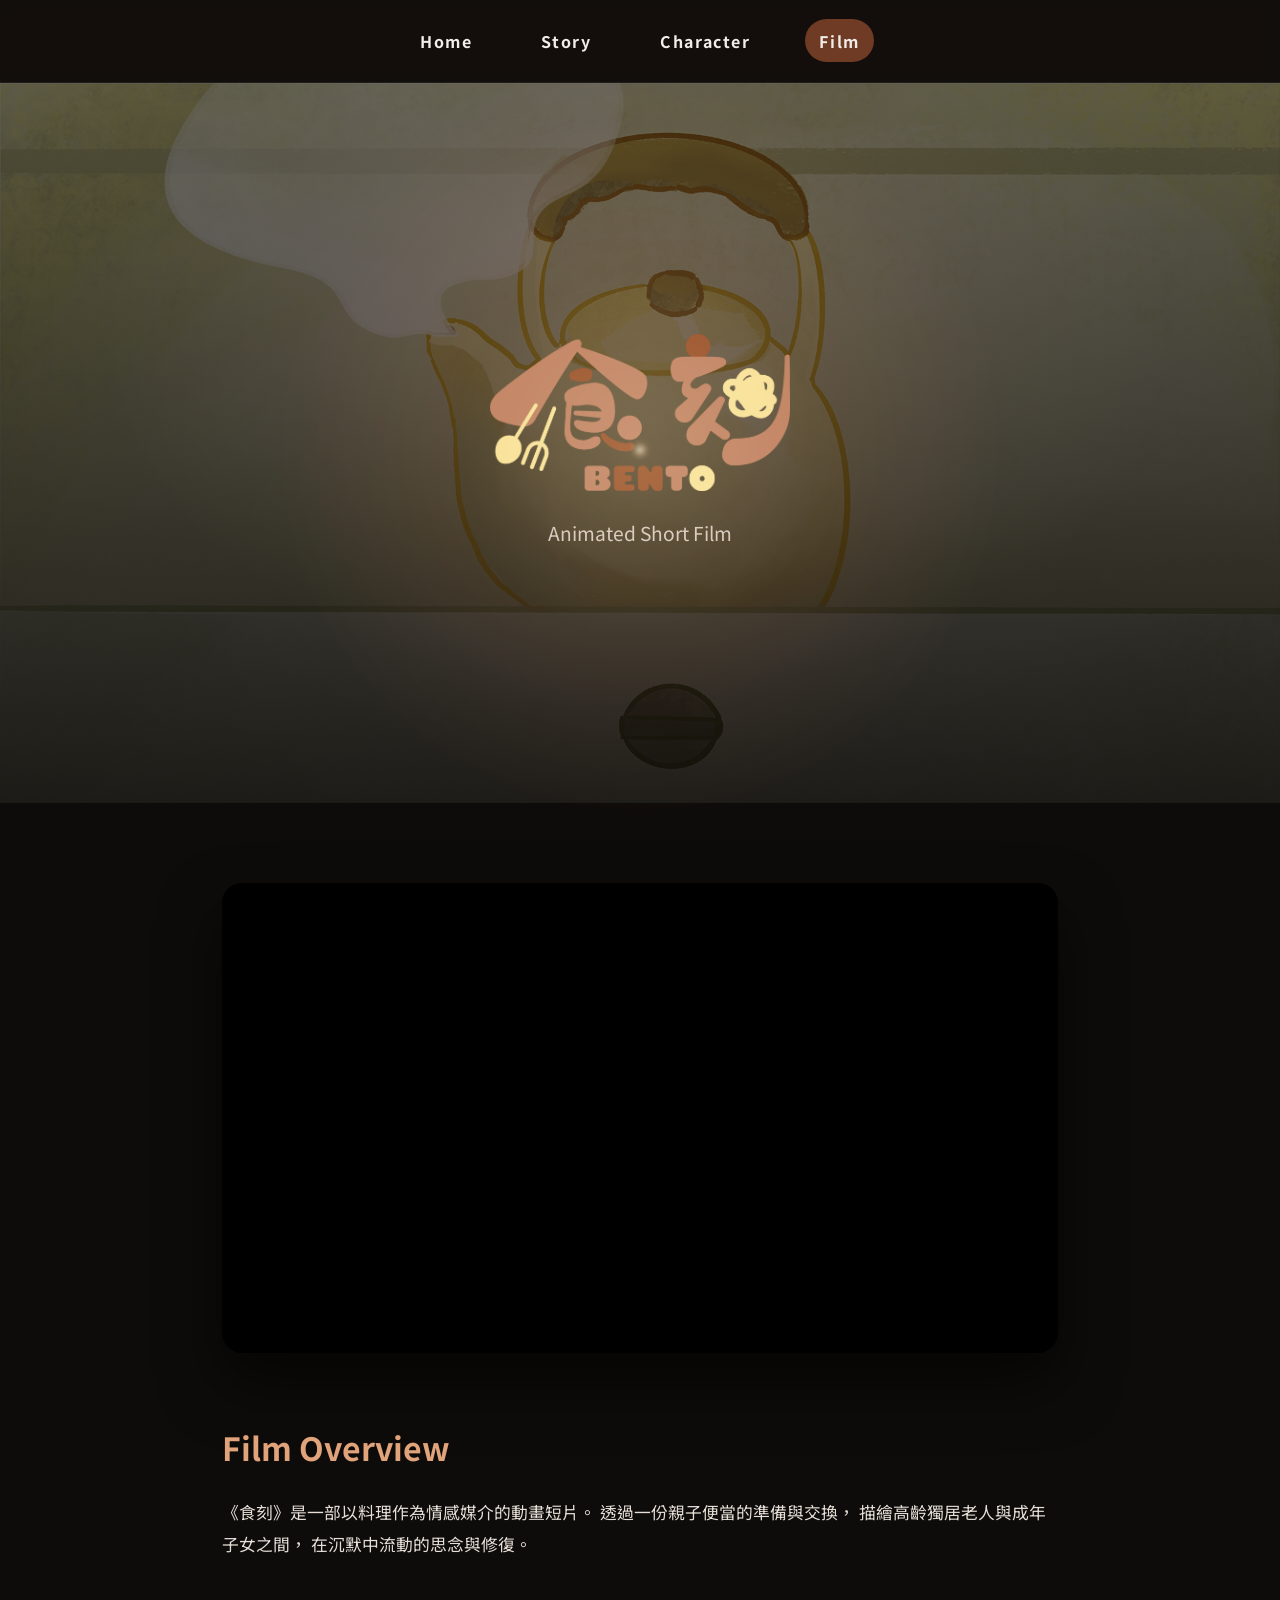
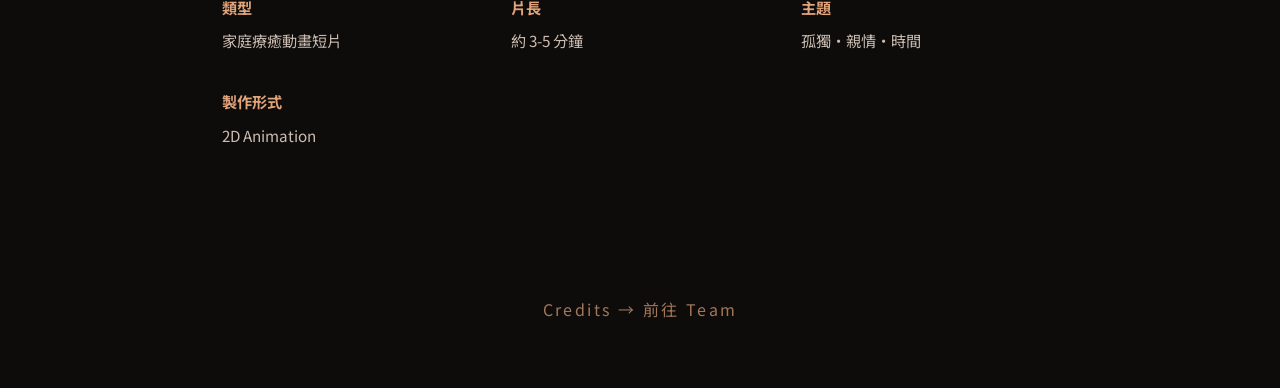
<file: film.html>
<!DOCTYPE html>
<html lang="zh-Hant">
<head>
  <meta charset="UTF-8" />
  <meta name="viewport" content="width=device-width, initial-scale=1.0"/>
  <title>食刻｜Film</title>
  <link rel="icon" type="image/png" href="images/便當.png">

  <link rel="preconnect" href="https://fonts.googleapis.com">
  <link rel="preconnect" href="https://fonts.gstatic.com" crossorigin>
  <link href="https://fonts.googleapis.com/css2?family=Noto+Sans+TC:wght@300;400;700&display=swap" rel="stylesheet">

  
  <style>
    :root{
      --bg:#0e0c0a;
      --text:#f2ede8;
      --accent:#e0a37a;
      --accent2:#6f3b25;
    }

    * { box-sizing: border-box; margin: 0; padding: 0; }

    body {
      font-family: 'Noto Sans TC', sans-serif;
      background: var(--bg);
      color: var(--text);
      line-height: 1.9;
      cursor: none;
      overflow-x: hidden;
    }

    img { width: 100%; display: block; }

    /* 導覽列 */
    .nav {
      position: sticky;
      top: 0;
      z-index: 100;
      display: flex;
      justify-content: center;
      gap: 2.5rem;
      padding: 1.2rem 0;
      background: rgba(20, 16, 13, 0.85);
      backdrop-filter: blur(6px);
      border-bottom: 1px solid rgba(255,255,255,0.06);
    }

    .nav a {
      color: var(--text);
      font-weight: 700;
      letter-spacing: 0.1em;
      padding: 0.4rem 0.9rem;
      border-radius: 999px;
      transition: 0.3s;
      text-decoration: none;
      position: relative;
    }

    .nav a:hover,
    .nav a.active { background-color: var(--accent2); }

    .nav a:hover{
      animation: navFlicker 0.9s infinite;
    }
    @keyframes navFlicker{
      0%{ filter: brightness(1); }
      25%{ filter: brightness(1.08); }
      55%{ filter: brightness(0.98); }
      100%{ filter: brightness(1.06); }
    }

    /* Hero */
    .film-hero {
      min-height: 80vh;
      display: flex;
      align-items: center;
      justify-content: center;
      text-align: center;
      background:
        linear-gradient(rgba(14,12,10,0.58), rgba(14,12,10,0.92)),
        url("images/photo7.PNG") center / cover no-repeat;
      padding: 4rem 2rem;
      position: relative;
      overflow: hidden;
    }

    .film-hero::after{
      content:"";
      position:absolute;
      inset:0;
      background: radial-gradient(900px 600px at 50% 35%, rgba(255,190,120,0.10), transparent 60%);
      animation: breathe 6.8s ease-in-out infinite;
      pointer-events:none;
    }
    @keyframes breathe{
      0%,100%{ opacity: .8; }
      50%{ opacity: 1; }
    }

    .film-hero h1 {
      font-size: 3.2rem;
      letter-spacing: 0.25em;
      margin-bottom: 1.5rem;
    }

    .film-hero p {
      font-size: 1.2rem;
      color: #d6c7bb;
    }

    .film-hero > div{
      position: relative;
      z-index: 2;
    }

    /* 內容區 */
    .film-section {
      max-width: 900px;
      margin: auto;
      padding: 5rem 2rem;
      display: flex;
      flex-direction: column;
      gap: 4rem;
    }

    /* 影片框修正：對應 iframe 並填滿容器 */
    .film-frame {
      position: relative;
      background: #000;
      aspect-ratio: 16 / 9;
      border-radius: 20px;
      overflow: hidden;
      box-shadow: 0 30px 60px rgba(0,0,0,0.6);
      transform: translateZ(0);
    }

    .film-frame iframe {
      width: 100%;
      height: 100%;
      border: none;
      display: block;
    }

    .film-frame::after{
      content:"";
      position:absolute;
      inset:-30%;
      background: radial-gradient(circle at 30% 30%, rgba(255,210,140,0.18), transparent 60%);
      filter: blur(14px);
      opacity: 0;
      transition: opacity .25s ease;
      pointer-events:none;
      mix-blend-mode: screen;
    }
    .film-frame:hover::after{
      opacity: 1;
      animation: flicker 0.95s infinite;
    }
    @keyframes flicker{
      0%{ transform: translate(0,0) scale(1); opacity:.55; }
      25%{ transform: translate(8px,-5px) scale(1.02); opacity:.40; }
      55%{ transform: translate(-6px,4px) scale(1.01); opacity:.62; }
      100%{ transform: translate(3px,7px) scale(1.03); opacity:.45; }
    }

    /* 資訊文字 */
    .film-info h2 {
      font-size: 2rem;
      color: var(--accent);
      margin-bottom: 1.2rem;
    }

    .film-info p { font-size: 1.05rem; color: #e6ded7; }

    .film-meta {
      display: grid;
      grid-template-columns: repeat(auto-fit, minmax(200px, 1fr));
      gap: 2rem;
      margin-top: 2rem;
      font-size: 0.95rem;
      color: #cbbdb3;
    }

    .film-meta span {
      display: block;
      font-weight: 700;
      color: var(--accent);
      margin-bottom: 0.3rem;
    }

    .fade-up {
      opacity: 0;
      transform: translateY(40px);
      transition: opacity 1.1s ease, transform 1.1s ease;
    }

    .fade-up.show {
      opacity: 1;
      transform: translateY(0);
    }

    #light{
      position: fixed;
      left:0; top:0;
      width: 720px;
      height: 720px;
      border-radius: 50%;
      transform: translate(-50%, -50%);
      pointer-events: none;
      z-index: 200;
      background: radial-gradient(circle, rgba(255,206,145,0.22), rgba(255,140,60,0.08) 35%, rgba(0,0,0,0) 72%);
      mix-blend-mode: screen;
      opacity: .95;
      filter: blur(2px);
    }
    #light::after{
      content:"";
      position:absolute;
      left:50%; top:50%;
      width: 18px; height: 18px;
      transform: translate(-50%, -50%);
      border-radius: 50%;
      background: radial-gradient(circle, rgba(255,255,255,0.85), rgba(255,190,120,0.35), transparent 70%);
    }

    @media (max-width: 768px) {
      body{ cursor:auto; }
      #light{ display:none; }
      .film-hero h1 { font-size: 2.2rem; }
    }

    @media (prefers-reduced-motion: reduce){
      *{ animation:none !important; transition:none !important; }
      body{ cursor:auto; }
      #light{ display:none; }
    }
  </style>
</head>

<body>
  <nav class="nav">
    <a href="index.html">Home</a>
    <a href="story-about.html">Story</a>
    <a href="character.html">Character</a>
    <a href="film.html" class="active">Film</a>
  </nav>

  <section class="film-hero fade-up">
    <div>
      <h1><img src="images/BENTO WORD.png" style="width: 100%; max-width: 300px; height: auto;" alt="食刻"></h1>
      <p>Animated Short Film</p>
    </div>
  </section>

  <section class="film-section">
    <div class="film-frame fade-up">
      <iframe src="https://www.youtube.com/embed/62A6sVSI3u4?si=o3-K5OKo-Cff8gTp" title="YouTube video player" allow="accelerometer; autoplay; clipboard-write; encrypted-media; gyroscope; picture-in-picture; web-share" referrerpolicy="strict-origin-when-cross-origin" allowfullscreen></iframe>
    </div>

    <div class="film-info fade-up">
      <h2>Film Overview</h2>
      <p>
        《食刻》是一部以料理作為情感媒介的動畫短片。
        透過一份親子便當的準備與交換，
        描繪高齡獨居老人與成年子女之間，
        在沉默中流動的思念與修復。
      </p>

      <div class="film-meta">
        <div><span>類型</span>家庭療癒動畫短片</div>
        <div><span>片長</span>約 3-5 分鐘</div>
        <div><span>主題</span>孤獨・親情・時間</div>
        <div><span>製作形式</span>2D Animation</div>
      </div>
    </div>
  </section>

  <div style="text-align:center; padding:4rem 1rem; opacity:.7;">
    <a href="team.html" style="color:#e0a37a; letter-spacing:.15em; text-decoration:none;">
      Credits → 前往 Team
    </a>
  </div>
  <div id="light" aria-hidden="true"></div>

  <script>
    const fadeElements = document.querySelectorAll('.fade-up');
    const observer = new IntersectionObserver(
      entries => {
        entries.forEach(entry => {
          if (entry.isIntersecting) entry.target.classList.add('show');
        });
      },
      { threshold: 0.2 }
    );
    fadeElements.forEach(el => observer.observe(el));

    const light = document.getElementById("light");
    let mx = window.innerWidth * 0.5, my = window.innerHeight * 0.5;
    let lx = mx, ly = my;
    const lerp = (a, b, t) => a + (b - a) * t;

    window.addEventListener("mousemove", (e) => {
      mx = e.clientX;
      my = e.clientY;
    });

    function tick(){
      lx = lerp(lx, mx, 0.13);
      ly = lerp(ly, my, 0.13);
      light.style.left = lx + "px";
      light.style.top = ly + "px";
      requestAnimationFrame(tick);
    }
    tick();
  </script>
</body>
</html>
</file>
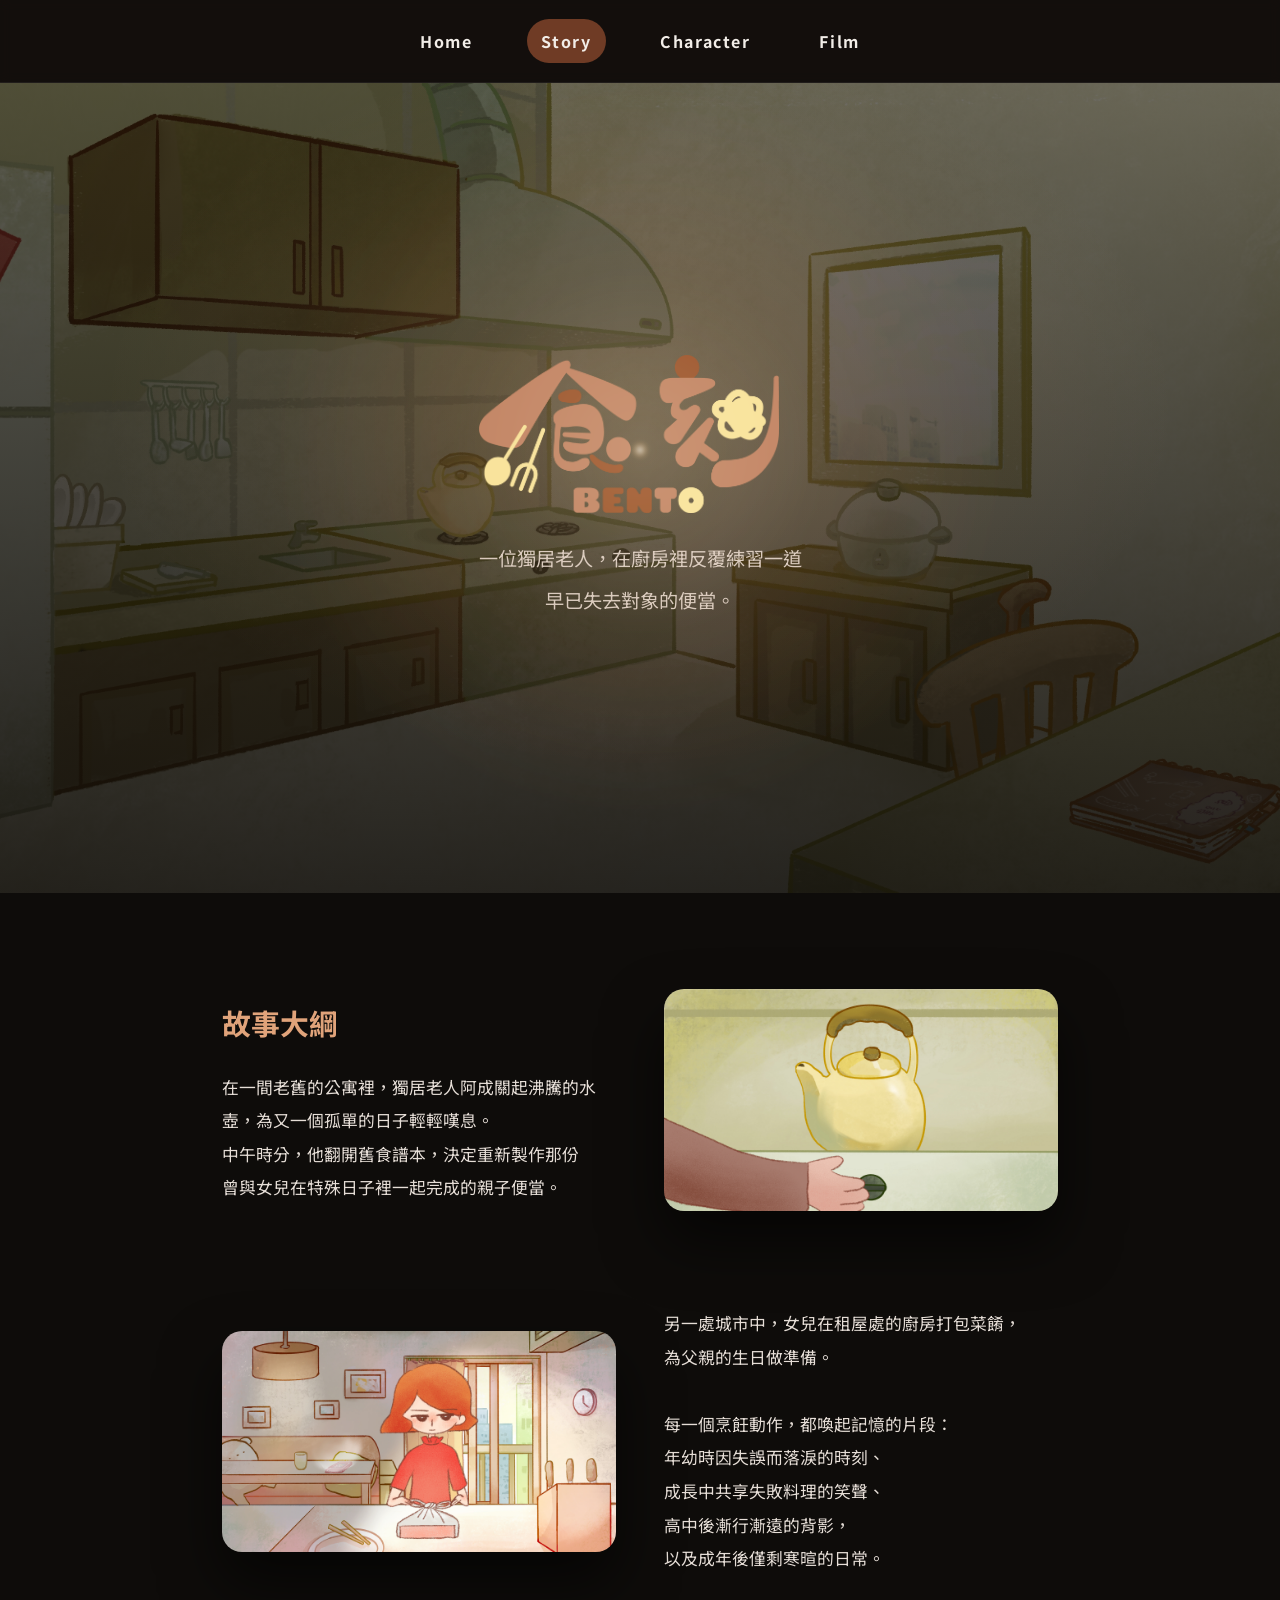
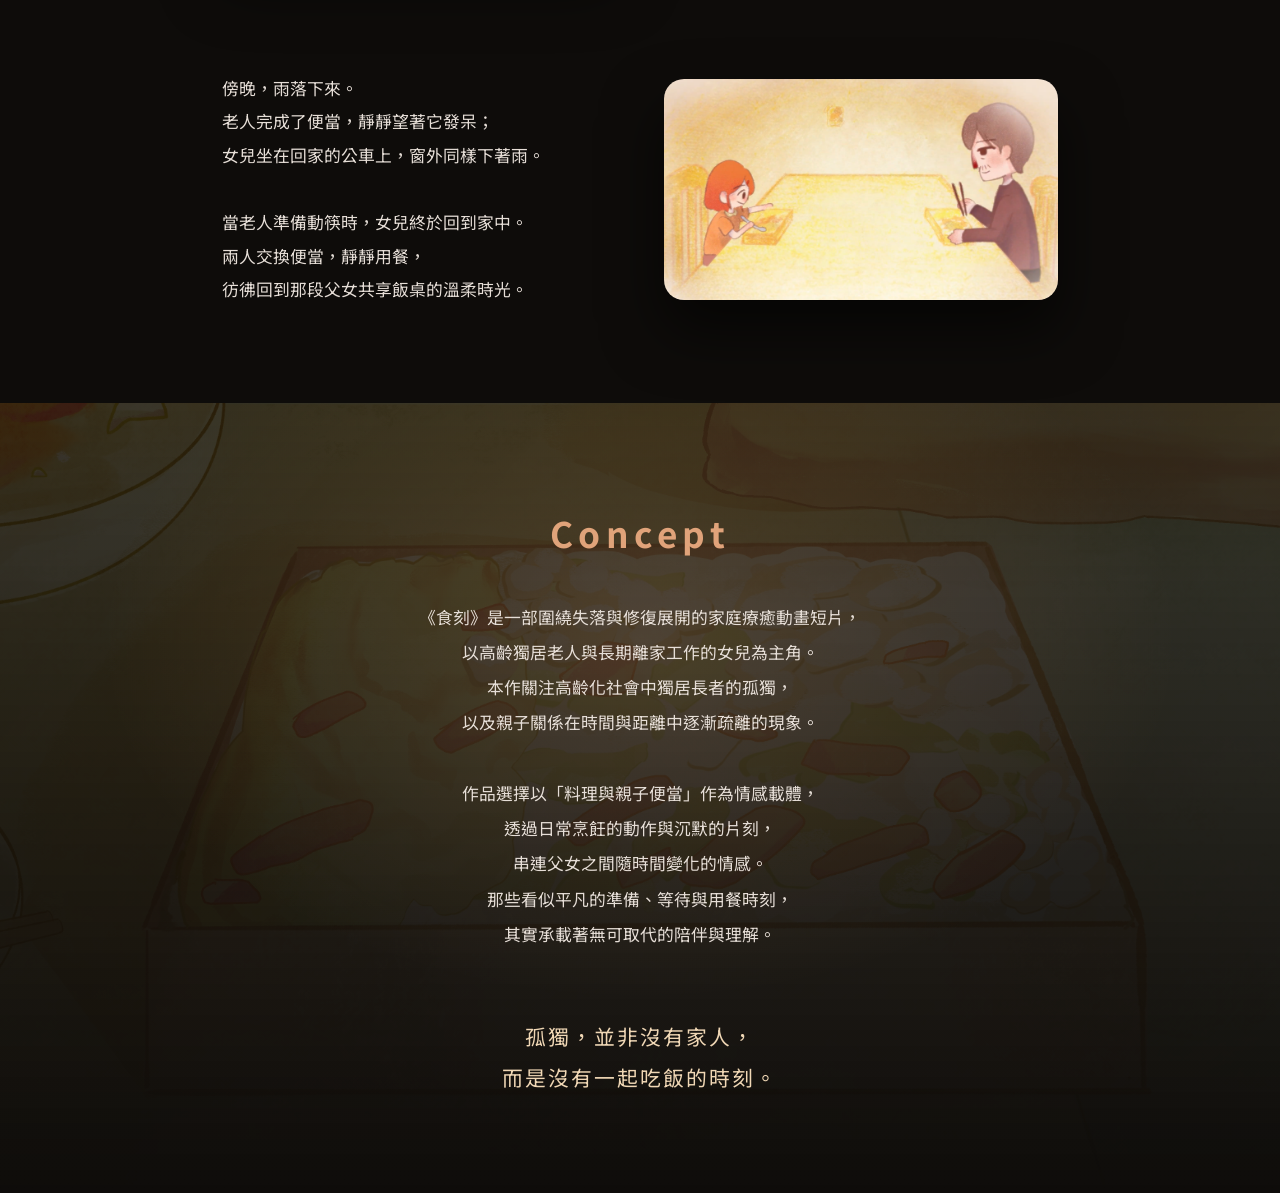
<file: story-about.html>
<!DOCTYPE html>
<html lang="zh-Hant">
<head>
  <meta charset="UTF-8">
  <meta name="viewport" content="width=device-width, initial-scale=1.0">
  <title>食刻｜Story</title>
  <link rel="icon" type="image/png" href="images/便當.png">

  <link rel="preconnect" href="https://fonts.googleapis.com">
  <link rel="preconnect" href="https://fonts.gstatic.com" crossorigin>
  <link href="https://fonts.googleapis.com/css2?family=Noto+Sans+TC:wght@300;400;700&display=swap" rel="stylesheet">

  <style>
    :root{
      --bg:#0e0c0a;
      --text:#f2ede8;
      --accent:#e0a37a;
      --accent2:#6f3b25;
    }

    *{ box-sizing:border-box; margin:0; padding:0; }

    body{
      font-family:'Noto Sans TC', sans-serif;
      background: var(--bg);
      color: var(--text);
      line-height: 1.95;
      overflow-x: hidden;
      cursor: none;
    }

    img{ width:100%; display:block; }

    /* 導覽列 */
    .nav{
      position: sticky;
      top:0;
      z-index:100;
      display:flex;
      justify-content:center;
      gap:2.5rem;
      padding:1.2rem 0;
      background: rgba(20,16,13,.85);
      backdrop-filter: blur(6px);
      border-bottom: 1px solid rgba(255,255,255,0.06);
    }
    .nav a{
      color: var(--text);
      font-weight:700;
      letter-spacing:.1em;
      padding:.4rem .9rem;
      border-radius:999px;
      text-decoration:none;
      transition:.3s;
    }
    .nav a:hover,
    .nav a.active{ background: var(--accent2); }

    /* Hero */
    .story-hero{
      min-height: 90vh;
      display:flex;
      align-items:center;
      justify-content:center;
      text-align:center;
      background:
        linear-gradient(rgba(14,12,10,.6), rgba(14,12,10,.9)),
        url("images/photo1.jpg") center/cover no-repeat;
      position:relative;
      overflow:hidden;
      padding: 4.5rem 2rem;
    }
    .story-hero::after{
      content:"";
      position:absolute;
      inset:0;
      background: radial-gradient(900px 600px at 50% 40%, rgba(255,190,120,.12), transparent 60%);
      animation: breathe 6.5s ease-in-out infinite;
      pointer-events:none;
    }
    @keyframes breathe{
      0%,100%{ opacity:.8; }
      50%{ opacity:1; }
    }
    .story-hero > div{
      position:relative;
      z-index:2;
      max-width: 920px;
    }
    .story-hero h1{
      font-size:3.5rem;
      letter-spacing:.25em;
      margin-bottom:1.5rem;
    }
    .story-hero p{
      font-size:1.2rem;
      color:#d6c7bb;
      line-height:2.2;
      white-space: pre-line;
    }

    /* 內容區 */
    .story-section{
      max-width:900px;
      margin:auto;
      padding:6rem 2rem;
      display:flex;
      flex-direction:column;
      gap:6rem;
    }

    .story-block{
      display:grid;
      grid-template-columns: 1fr 1fr;
      gap:3rem;
      align-items:center;
    }

    .story-block.reverse{
      direction: rtl;
    }
    .story-block.reverse > *{
      direction: ltr;
    }

    .story-text h2{
      font-size:1.8rem;
      color: var(--accent);
      margin-bottom:1.2rem;
    }
    .story-text p{
      color:#e6ded7;
      line-height:2;
      white-space:pre-line;
      font-size: 1.05rem;
    }

    .story-image{
      border-radius:20px;
      overflow:hidden;
      box-shadow:0 30px 60px rgba(0,0,0,.6);
      position: relative;
      transform: translateZ(0);
    }

    /* 燭光 hover（跟你 film 同味） */
    .story-image::after{
      content:"";
      position:absolute;
      inset:-30%;
      background: radial-gradient(circle at 30% 30%, rgba(255,210,140,0.18), transparent 60%);
      filter: blur(14px);
      opacity: 0;
      transition: opacity .25s ease;
      pointer-events:none;
      mix-blend-mode: screen;
    }
    .story-image:hover::after{
      opacity: 1;
      animation: flicker 0.95s infinite;
    }
    @keyframes flicker{
      0%{ transform: translate(0,0) scale(1); opacity:.55; }
      25%{ transform: translate(8px,-5px) scale(1.02); opacity:.40; }
      55%{ transform: translate(-6px,4px) scale(1.01); opacity:.62; }
      100%{ transform: translate(3px,7px) scale(1.03); opacity:.45; }
    }

    /* Concept 區 */
    .concept{
      text-align:center;
      padding:6rem 2rem;
      background:
        linear-gradient(rgba(14,12,10,.8), rgba(14,12,10,1)),
        url("images/photo2.jpg") center/cover no-repeat;
      position:relative;
      overflow:hidden;
    }
    .concept::after{
      content:"";
      position:absolute;
      inset:0;
      background: radial-gradient(900px 600px at 50% 30%, rgba(255,190,120,.15), transparent 60%);
      animation: breathe 7s ease-in-out infinite;
      pointer-events:none;
    }
    .concept-inner{
      max-width:900px;
      margin:auto;
      position:relative;
      z-index:2;
    }
    .concept h2{
      font-size:2.2rem;
      letter-spacing:.15em;
      margin-bottom:2rem;
      color: var(--accent);
    }
    .concept p{
      color:#e6ded7;
      line-height:2.1;
      white-space:pre-line;
      font-size:1.05rem;
    }
    .final-quote{
      margin-top:4rem;
      font-size:1.3rem;
      color:#f0d7b5;
      letter-spacing:.1em;
    }

    /* ✅ 淡入上浮（Hero 也會吃到） */
    .fade-up{
      opacity:0;
      transform: translateY(40px);
      transition: opacity 1.1s ease, transform 1.1s ease;
    }
    .fade-up.show{
      opacity:1;
      transform: translateY(0);
    }

    /* ✅ 光暈（只留一個） */
    #light{
      position: fixed;
      left:0; top:0;
      width: 720px;
      height: 720px;
      border-radius: 50%;
      transform: translate(-50%, -50%);
      pointer-events:none;
      z-index: 200;
      background: radial-gradient(circle, rgba(255,206,145,0.22), rgba(255,140,60,0.08) 35%, rgba(0,0,0,0) 72%);
      mix-blend-mode: screen;
      opacity: .95;
      filter: blur(2px);
    }
    #light::after{
      content:"";
      position:absolute;
      left:50%; top:50%;
      width: 18px; height: 18px;
      transform: translate(-50%, -50%);
      border-radius: 50%;
      background: radial-gradient(circle, rgba(255,255,255,0.85), rgba(255,190,120,0.35), transparent 70%);
    }

    @media(max-width:900px){
      .story-block{ grid-template-columns: 1fr; }
    }

    @media(max-width:768px){
      body{ cursor:auto; }
      #light{ display:none; }
      .story-hero h1{ font-size:2.2rem; }
    }

    @media (prefers-reduced-motion: reduce){
      *{ animation:none !important; transition:none !important; }
      body{ cursor:auto; }
      #light{ display:none; }
    }
  </style>
</head>

<body>
  <nav class="nav">
    <a href="index.html">Home</a>
    <a href="story-about.html" class="active">Story</a>
    <a href="character.html">Character</a>
    <a href="film.html">Film</a>
  </nav>

  <!-- Hero：像 film 一樣慢慢浮現 -->
  <section class="story-hero fade-up">
    <div>
      <h1><img src="images/BENTO WORD.png" style="width: 100%; max-width: 300px; height: auto;" alt="食刻"></h1>
      <p>一位獨居老人，在廚房裡反覆練習一道
早已失去對象的便當。</p>
    </div>
  </section>

  <section class="story-section">

    <div class="story-block fade-up">
      <div class="story-text">
        <h2>故事大綱</h2>
        <p>在一間老舊的公寓裡，獨居老人阿成關起沸騰的水壺，為又一個孤單的日子輕輕嘆息。
中午時分，他翻開舊食譜本，決定重新製作那份
曾與女兒在特殊日子裡一起完成的親子便當。</p>
      </div>
      <div class="story-image">
        <img src="images/photo5.PNG" alt="">
      </div>
    </div>

    <div class="story-block reverse fade-up">
      <div class="story-text">
        <p>另一處城市中，女兒在租屋處的廚房打包菜餚，
為父親的生日做準備。

每一個烹飪動作，都喚起記憶的片段：
年幼時因失誤而落淚的時刻、
成長中共享失敗料理的笑聲、
高中後漸行漸遠的背影，
以及成年後僅剩寒暄的日常。</p>
      </div>
      <div class="story-image">
        <img src="images/photo4.PNG" alt="">
      </div>
    </div>

    <div class="story-block fade-up">
      <div class="story-text">
        <p>傍晚，雨落下來。
老人完成了便當，靜靜望著它發呆；
女兒坐在回家的公車上，窗外同樣下著雨。

當老人準備動筷時，女兒終於回到家中。
兩人交換便當，靜靜用餐，
彷彿回到那段父女共享飯桌的溫柔時光。</p>
      </div>
      <div class="story-image">
        <img src="images/photo9.png" alt="">
      </div>
    </div>

  </section>

  <section class="concept fade-up">
    <div class="concept-inner">
      <h2>Concept</h2>
      <p>《食刻》是一部圍繞失落與修復展開的家庭療癒動畫短片，
以高齡獨居老人與長期離家工作的女兒為主角。
本作關注高齡化社會中獨居長者的孤獨，
以及親子關係在時間與距離中逐漸疏離的現象。

作品選擇以「料理與親子便當」作為情感載體，
透過日常烹飪的動作與沉默的片刻，
串連父女之間隨時間變化的情感。
那些看似平凡的準備、等待與用餐時刻，
其實承載著無可取代的陪伴與理解。</p>

      <div class="final-quote">
        孤獨，並非沒有家人，<br>
        而是沒有一起吃飯的時刻。
      </div>
    </div>
  </section>

  <div id="light" aria-hidden="true"></div>

  <script>
    // 淡入：讓 Hero 跟各段落像 film 一樣慢慢浮現
    const fadeElements = document.querySelectorAll('.fade-up');
    const observer = new IntersectionObserver(
      entries => {
        entries.forEach(entry => {
          if (entry.isIntersecting) entry.target.classList.add('show');
        });
      },
      { threshold: 0.2 }
    );
    fadeElements.forEach(el => observer.observe(el));

    // 光暈：跟手版本（比你原本 0.13 更跟）
    const light = document.getElementById("light");
    let mx = window.innerWidth * 0.5, my = window.innerHeight * 0.5;
    let lx = mx, ly = my;
    const lerp = (a, b, t) => a + (b - a) * t;

    window.addEventListener("mousemove", (e) => {
      mx = e.clientX;
      my = e.clientY;
    }, { passive:true });

    function tick(){
      const dx = mx - lx;
      const dy = my - ly;
      const dist = Math.hypot(dx, dy);
      const t = Math.min(0.55, 0.22 + dist / 1200); // 跟手又不抖

      lx = lerp(lx, mx, t);
      ly = lerp(ly, my, t);

      light.style.left = lx + "px";
      light.style.top = ly + "px";
      requestAnimationFrame(tick);
    }
    requestAnimationFrame(tick);
  </script>
</body>
</html>
</file>
